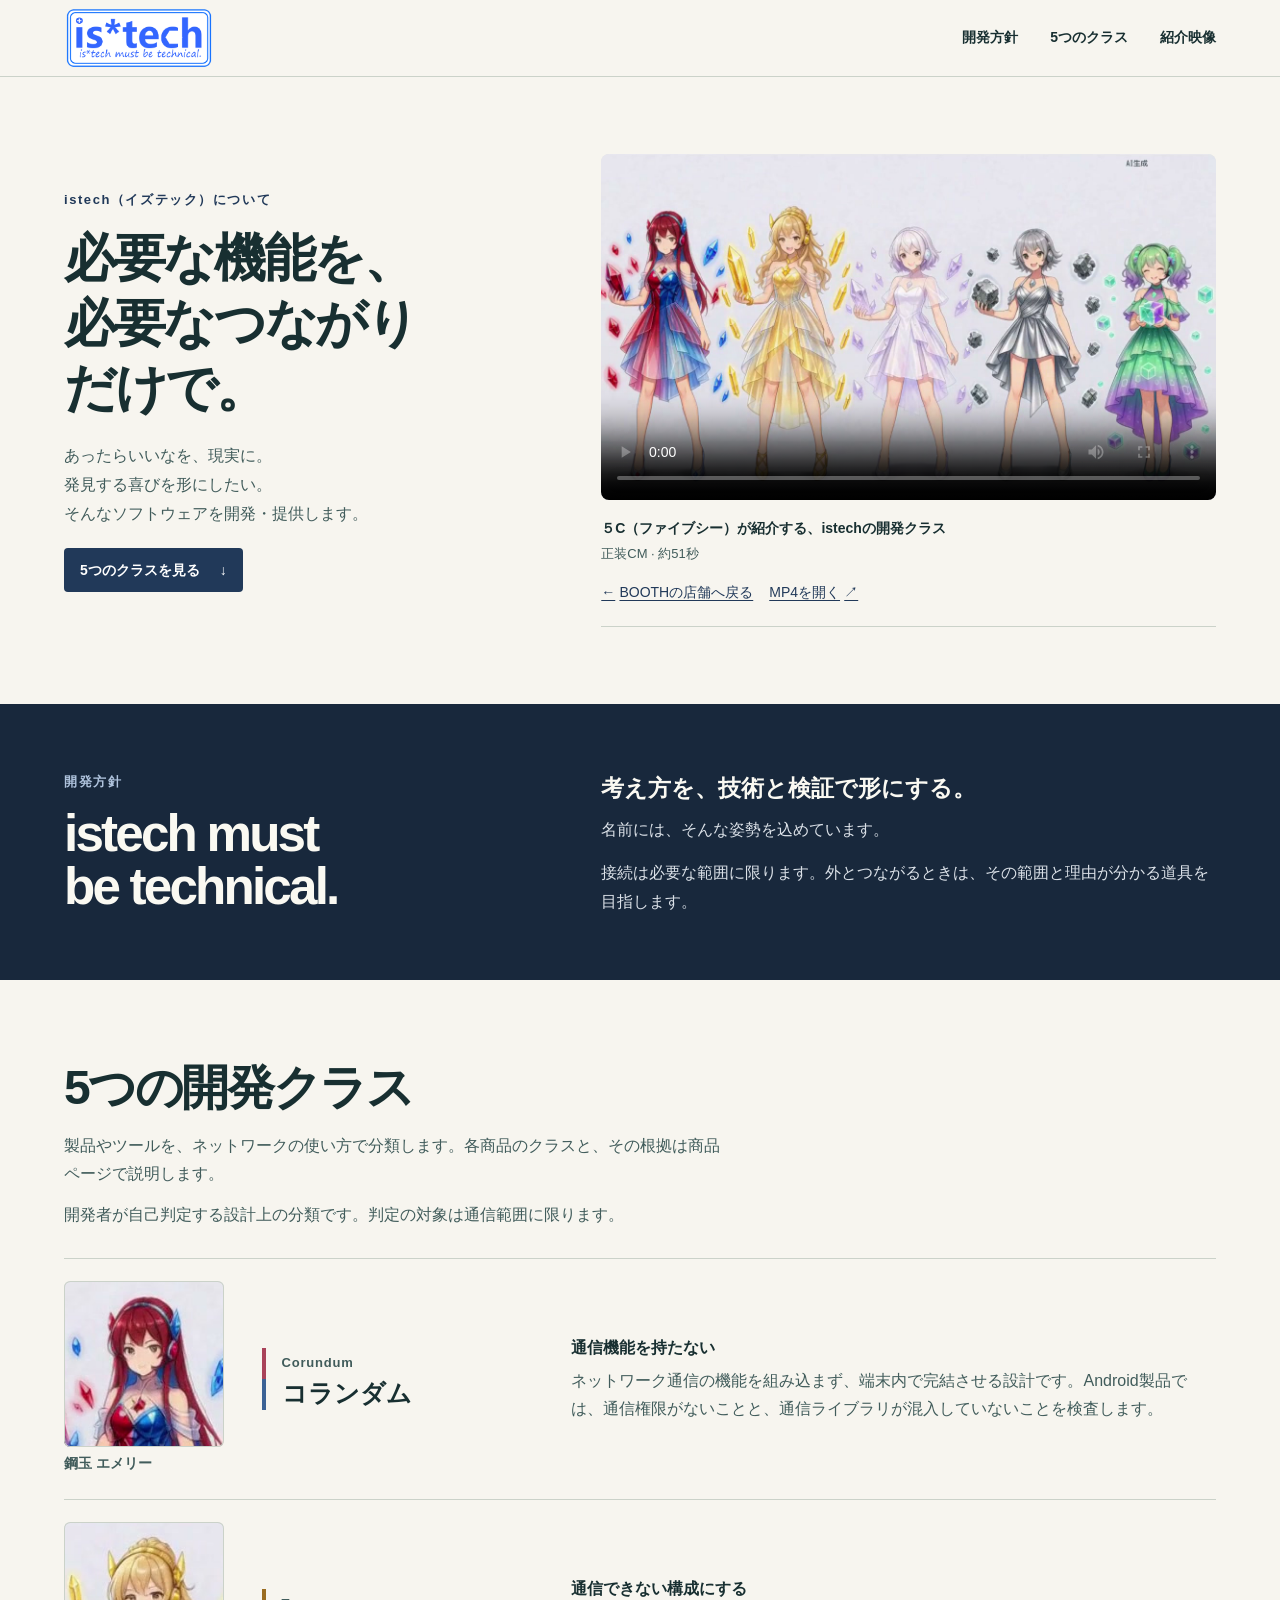
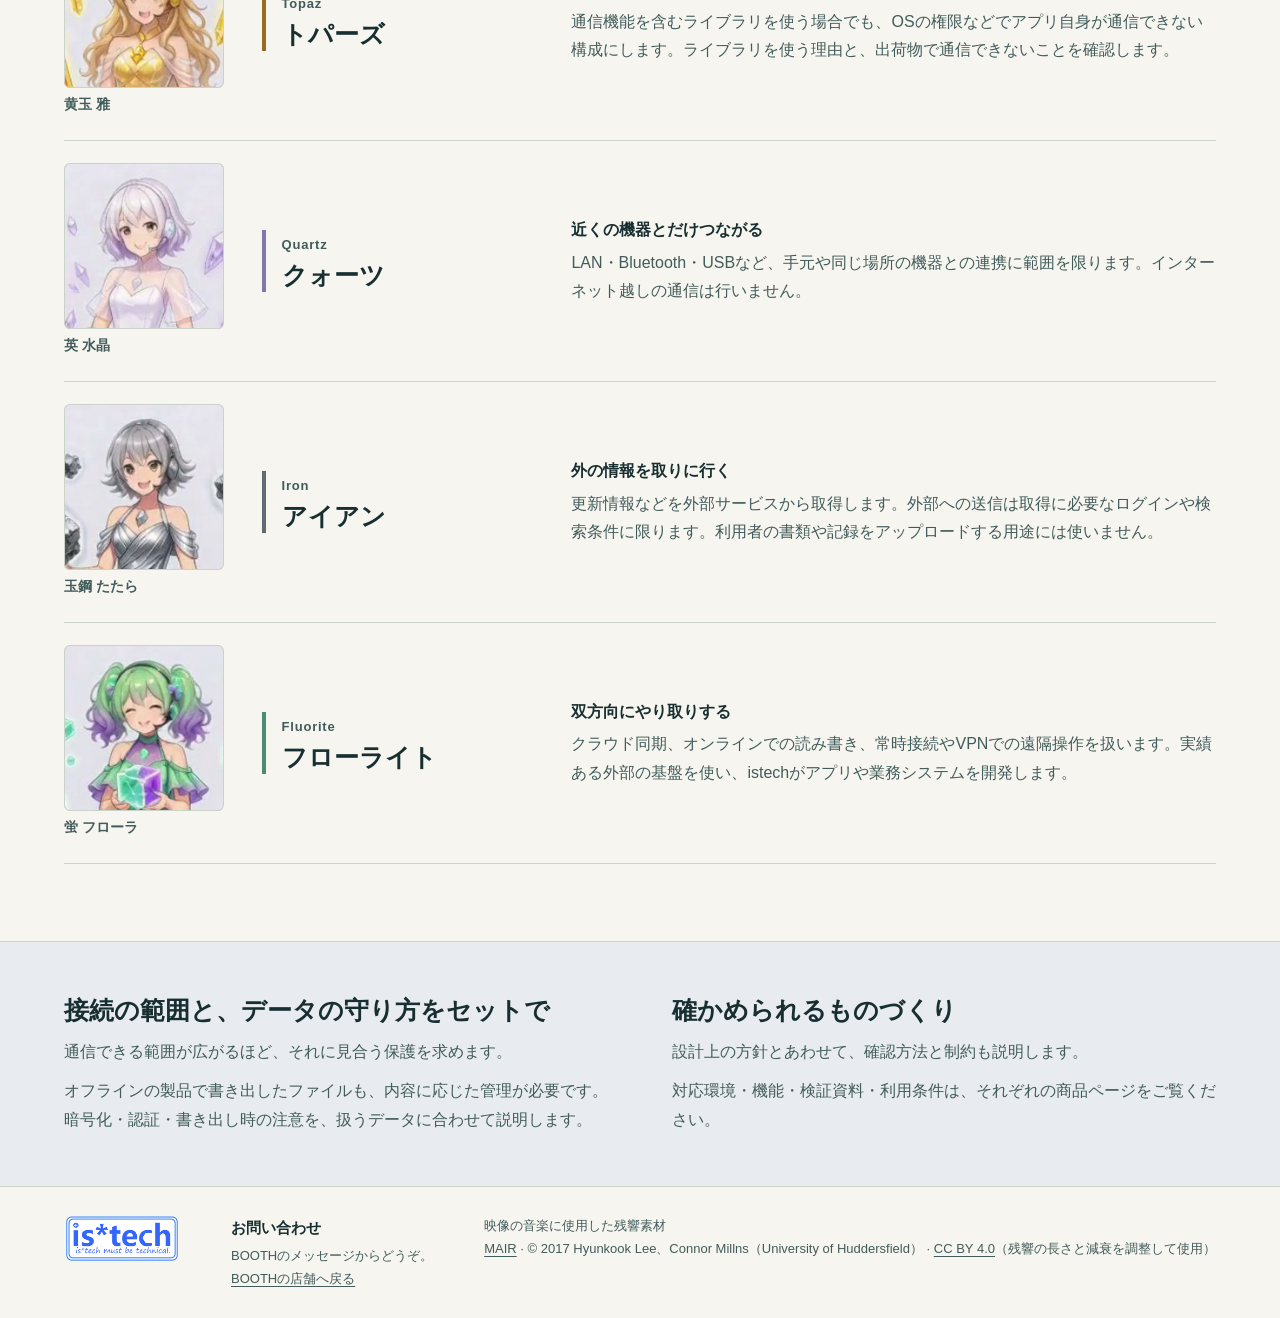
<file: index.html>
<!doctype html>
<html lang="ja">
<head>
  <meta charset="utf-8">
  <meta name="viewport" content="width=device-width, initial-scale=1">
  <meta name="description" content="istechの開発方針と、アプリの通信範囲を示す5つのクラスをご紹介します。">
  <meta name="theme-color" content="#f7f5ef">
  <title>開発方針と5つのクラス｜istech</title>
  <link rel="stylesheet" href="styles.css">
</head>
<body>
  <a class="skip-link" href="#main">本文へ</a>
  <header class="site-header" id="top">
    <div class="wrap header-inner">
      <a class="brand" href="#top" aria-label="istech ページ先頭">
        <img src="assets/istech-logo.png" alt="" width="909" height="388">
      </a>
      <nav aria-label="ページ内メニュー">
        <a href="#policy">開発方針</a>
        <a href="#classes">5つのクラス</a>
        <a href="#film">紹介映像</a>
      </nav>
    </div>
  </header>

  <main id="main">
    <section class="hero wrap" aria-labelledby="hero-title">
      <div class="hero-copy">
        <p class="label">istech（イズテック）について</p>
        <h1 id="hero-title"><span>必要な機能を、</span><span>必要なつながり</span><span>だけで。</span></h1>
        <p class="hero-intro">あったらいいなを、現実に。<br>発見する喜びを形にしたい。<br>そんなソフトウェアを開発・提供します。</p>
        <a class="jump-link" href="#classes">5つのクラスを見る <span aria-hidden="true">↓</span></a>
      </div>
      <figure id="film" class="film">
        <video controls playsinline preload="metadata" width="1280" height="720"
          poster="assets/istech-class-intro-poster.jpg"
          aria-labelledby="film-caption" aria-describedby="film-duration">
          <source src="assets/istech-class-intro.mp4" type="video/mp4">
        </video>
        <figcaption>
          <div>
            <strong id="film-caption">５C（ファイブシー）が紹介する、istechの開発クラス</strong>
            <span id="film-duration">正装CM · 約51秒</span>
          </div>
          <div class="film-links">
            <a href="https://istech.booth.pm/"><span aria-hidden="true">←</span> BOOTHの店舗へ戻る</a>
            <a href="assets/istech-class-intro.mp4">MP4を開く<span aria-hidden="true">↗</span></a>
          </div>
        </figcaption>
      </figure>
    </section>

    <section class="policy" id="policy" aria-labelledby="policy-title">
      <div class="wrap policy-inner">
        <div>
          <p class="label">開発方針</p>
          <h2 id="policy-title" lang="en">istech must<br>be technical.</h2>
        </div>
        <div class="policy-copy">
          <h3>考え方を、技術と検証で形にする。</h3>
          <p>名前には、そんな姿勢を込めています。</p>
          <p>接続は必要な範囲に限ります。外とつながるときは、その範囲と理由が分かる道具を目指します。</p>
        </div>
      </div>
    </section>

    <section class="classes wrap" id="classes" aria-labelledby="classes-title">
      <header class="classes-intro">
        <h2 id="classes-title">5つの開発クラス</h2>
        <p>製品やツールを、ネットワークの使い方で分類します。各商品のクラスと、その根拠は商品ページで説明します。</p>
        <p>開発者が自己判定する設計上の分類です。判定の対象は通信範囲に限ります。</p>
      </header>
      <ul class="class-list">
        <li class="class-row corundum">
          <figure class="class-portrait">
            <div class="portrait-image" aria-hidden="true"></div>
            <figcaption>鋼玉 エメリー</figcaption>
          </figure>
          <div class="class-name"><span lang="en">Corundum</span><h3>コランダム</h3></div>
          <div class="class-description">
            <p class="class-summary">通信機能を持たない</p>
            <p>ネットワーク通信の機能を組み込まず、端末内で完結させる設計です。Android製品では、通信権限がないことと、通信ライブラリが混入していないことを検査します。</p>
          </div>
        </li>
        <li class="class-row topaz">
          <figure class="class-portrait">
            <div class="portrait-image" aria-hidden="true"></div>
            <figcaption>黄玉 雅</figcaption>
          </figure>
          <div class="class-name"><span lang="en">Topaz</span><h3>トパーズ</h3></div>
          <div class="class-description">
            <p class="class-summary">通信できない構成にする</p>
            <p>通信機能を含むライブラリを使う場合でも、OSの権限などでアプリ自身が通信できない構成にします。ライブラリを使う理由と、出荷物で通信できないことを確認します。</p>
          </div>
        </li>
        <li class="class-row quartz">
          <figure class="class-portrait">
            <div class="portrait-image" aria-hidden="true"></div>
            <figcaption>英 水晶</figcaption>
          </figure>
          <div class="class-name"><span lang="en">Quartz</span><h3>クォーツ</h3></div>
          <div class="class-description">
            <p class="class-summary">近くの機器とだけつながる</p>
            <p>LAN・Bluetooth・USBなど、手元や同じ場所の機器との連携に範囲を限ります。インターネット越しの通信は行いません。</p>
          </div>
        </li>
        <li class="class-row iron">
          <figure class="class-portrait">
            <div class="portrait-image" aria-hidden="true"></div>
            <figcaption>玉鋼 たたら</figcaption>
          </figure>
          <div class="class-name"><span lang="en">Iron</span><h3>アイアン</h3></div>
          <div class="class-description">
            <p class="class-summary">外の情報を取りに行く</p>
            <p>更新情報などを外部サービスから取得します。外部への送信は取得に必要なログインや検索条件に限ります。利用者の書類や記録をアップロードする用途には使いません。</p>
          </div>
        </li>
        <li class="class-row fluorite">
          <figure class="class-portrait">
            <div class="portrait-image" aria-hidden="true"></div>
            <figcaption>蛍 フローラ</figcaption>
          </figure>
          <div class="class-name"><span lang="en">Fluorite</span><h3>フローライト</h3></div>
          <div class="class-description">
            <p class="class-summary">双方向にやり取りする</p>
            <p>クラウド同期、オンラインでの読み書き、常時接続やVPNでの遠隔操作を扱います。実績ある外部の基盤を使い、istechがアプリや業務システムを開発します。</p>
          </div>
        </li>
      </ul>
    </section>

    <div class="product-notes">
      <div class="wrap product-notes-inner">
        <section aria-labelledby="data-protection-title">
          <h2 id="data-protection-title">接続の範囲と、データの守り方をセットで</h2>
          <p>通信できる範囲が広がるほど、それに見合う保護を求めます。</p>
          <p>オフラインの製品で書き出したファイルも、内容に応じた管理が必要です。暗号化・認証・書き出し時の注意を、扱うデータに合わせて説明します。</p>
        </section>
        <section aria-labelledby="verification-title">
          <h2 id="verification-title">確かめられるものづくり</h2>
          <p>設計上の方針とあわせて、確認方法と制約も説明します。</p>
          <p>対応環境・機能・検証資料・利用条件は、それぞれの商品ページをご覧ください。</p>
        </section>
      </div>
    </div>
  </main>

  <footer class="site-footer">
    <div class="wrap footer-inner">
      <a class="brand" href="#top" aria-label="istech ページ先頭">
        <img src="assets/istech-logo.png" alt="" width="909" height="388">
      </a>
      <div class="contact">
        <h2>お問い合わせ</h2>
        <p>BOOTHのメッセージからどうぞ。</p>
        <p><a href="https://istech.booth.pm/">BOOTHの店舗へ戻る</a></p>
      </div>
      <p>映像の音楽に使用した残響素材<br>
        <a href="https://zenodo.org/records/2639677">MAIR</a>
        · © 2017 Hyunkook Lee、Connor Millns（University of Huddersfield）
        · <a href="https://creativecommons.org/licenses/by/4.0/deed.ja">CC BY 4.0</a>（残響の長さと減衰を調整して使用）
      </p>
    </div>
  </footer>
</body>
</html>
</file>
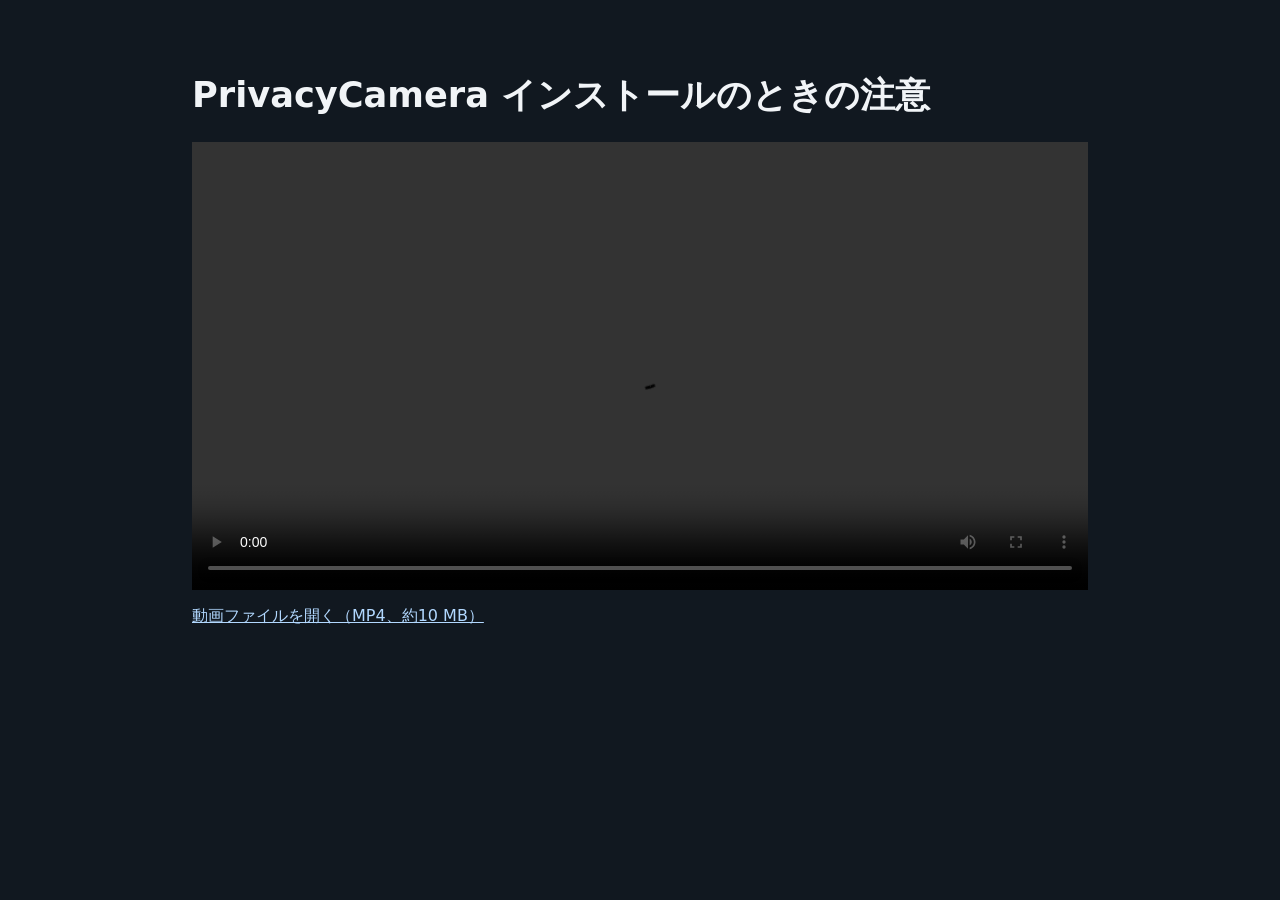
<file: privacycamera-install-notice/index.html>
<!doctype html>
<html lang="ja">
<head>
  <meta charset="utf-8">
  <meta name="viewport" content="width=device-width, initial-scale=1">
  <title>PrivacyCamera インストールのときの注意 | istech</title>
  <style>
    body { margin: 0; background: #111820; color: #f1f4f7; font-family: system-ui, sans-serif; }
    main { max-width: 56rem; margin: auto; padding: clamp(1rem, 4vw, 3rem); }
    h1 { font-size: clamp(1.4rem, 4vw, 2.2rem); }
    video { display: block; width: 100%; max-height: 75vh; background: #080b10; }
    a { color: #b2d8ff; }
  </style>
</head>
<body>
  <main>
    <h1>PrivacyCamera インストールのときの注意</h1>
    <video controls playsinline preload="metadata" aria-label="PrivacyCamera インストールのときの注意">
      <source src="privacycamera-install-notice.mp4" type="video/mp4">
    </video>
    <p><a href="privacycamera-install-notice.mp4">動画ファイルを開く（MP4、約10 MB）</a></p>
  </main>
</body>
</html>
</file>
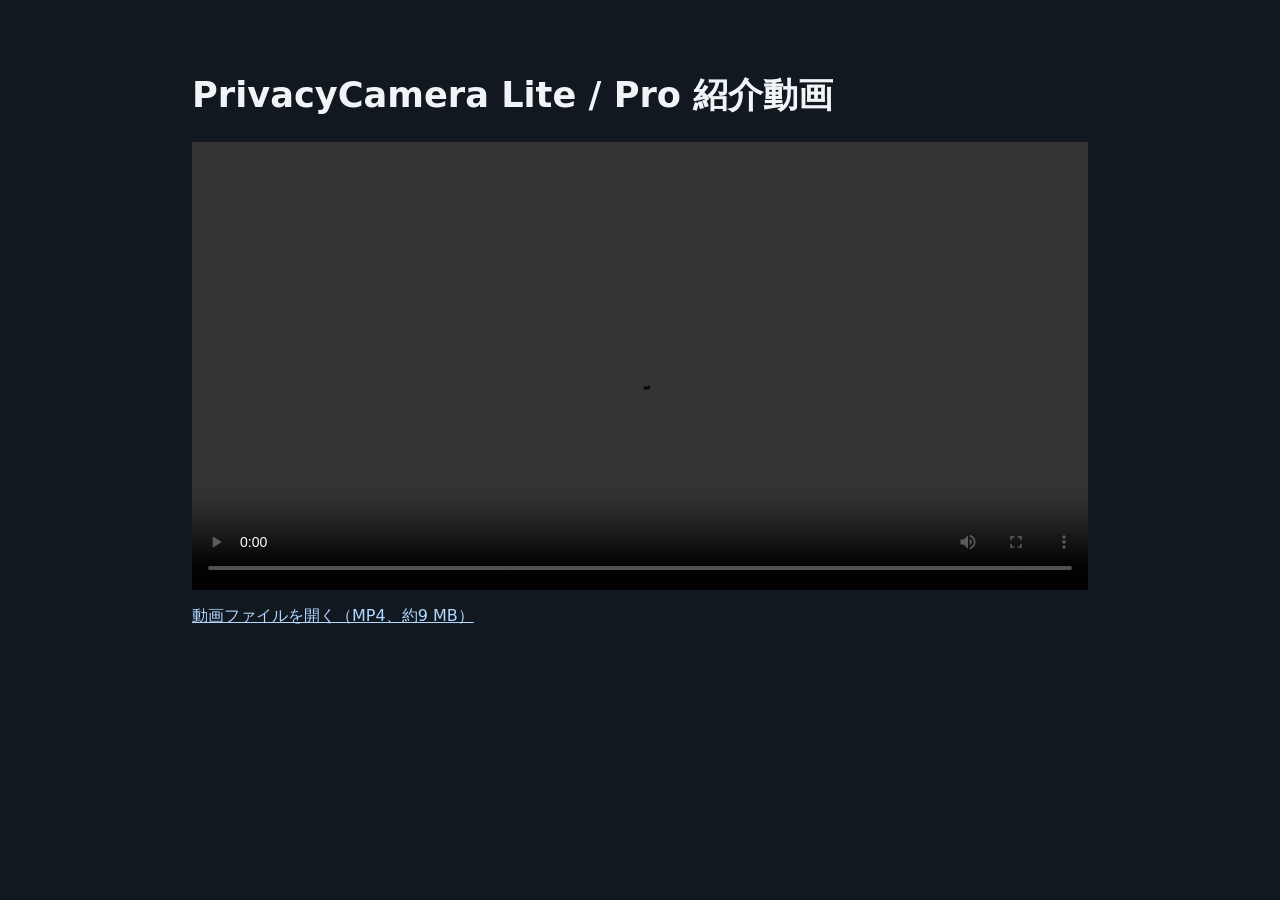
<file: privacycamera-lite-cm/index.html>
<!doctype html>
<html lang="ja">
<head>
  <meta charset="utf-8">
  <meta name="viewport" content="width=device-width, initial-scale=1">
  <title>PrivacyCamera Lite / Pro 紹介動画 | istech</title>
  <style>
    body { margin: 0; background: #111820; color: #f1f4f7; font-family: system-ui, sans-serif; }
    main { max-width: 56rem; margin: auto; padding: clamp(1rem, 4vw, 3rem); }
    h1 { font-size: clamp(1.4rem, 4vw, 2.2rem); }
    video { display: block; width: 100%; max-height: 75vh; background: #080b10; }
    a { color: #b2d8ff; }
  </style>
</head>
<body>
  <main>
    <h1>PrivacyCamera Lite / Pro 紹介動画</h1>
    <video controls playsinline preload="metadata" aria-label="PrivacyCamera Lite / Pro 紹介動画">
      <source src="privacycamera-lite-cm.mp4" type="video/mp4">
    </video>
    <p><a href="privacycamera-lite-cm.mp4">動画ファイルを開く（MP4、約9 MB）</a></p>
  </main>
</body>
</html>
</file>
<file: styles.css>
:root {
  color-scheme: light;
  --paper: #f7f5ef;
  --ink: #182f31;
  --secondary: #415c5b;
  --rule: #cbd2c9;
  --accent: #213959;
  --edge: clamp(1.25rem, 5vw, 5rem);
  font-family: Inter, "Hiragino Kaku Gothic ProN", "Yu Gothic", Meiryo, sans-serif;
  background: var(--paper);
  color: var(--ink);
}

*, *::before, *::after { box-sizing: border-box; }
body { margin: 0; line-height: 1.8; }
h1, h2, h3, p, figure { margin: 0; }
a { color: inherit; text-underline-offset: 0.23em; }
a:hover { text-decoration-thickness: 0.12em; }
:focus-visible { outline: 3px solid #193d6c; outline-offset: 4px; }
[id] { scroll-margin-top: 1.25rem; }
.wrap { width: min(100% - 2 * var(--edge), 80rem); margin-inline: auto; }

.skip-link {
  position: absolute;
  inset-block-start: 0.5rem;
  inset-inline-start: 1rem;
  z-index: 1;
  transform: translateY(-200%);
  background: white;
  padding: 0.5rem 1rem;
}
.skip-link:focus { transform: none; }
.site-header { border-bottom: 1px solid var(--rule); }
.header-inner {
  min-height: 4.75rem;
  display: flex;
  align-items: center;
  justify-content: space-between;
  gap: 0.5rem 2rem;
}
.brand {
  display: block;
  flex-shrink: 0;
  inline-size: clamp(8rem, 12vw, 9.375rem);
}
.brand img { display: block; inline-size: 100%; block-size: auto; }
nav { display: flex; gap: 0.25rem clamp(0.75rem, 2.8vw, 2rem); flex-wrap: wrap; }
nav a { padding-block: 0.5rem; font-size: 0.875rem; font-weight: 700; text-decoration: none; }
nav a:hover { text-decoration: underline; }

.hero {
  display: grid;
  grid-template-columns: minmax(0, 0.87fr) minmax(0, 1.13fr);
  align-items: center;
  gap: clamp(1.75rem, 5vw, 5rem);
  padding-block: clamp(2.5rem, 6vw, 6rem);
}
.label {
  font-size: 0.8125rem;
  font-weight: 700;
  letter-spacing: 0.12em;
  color: var(--accent);
}
.hero h1 {
  font-size: clamp(2.375rem, 4.1vw, 4.25rem);
  line-height: 1.24;
  letter-spacing: -0.045em;
  font-weight: 800;
  margin-block: 0.25em 0.42em;
}
.hero h1 span { display: block; }
.hero-intro { max-width: 31em; color: var(--secondary); }
.jump-link {
  display: inline-flex;
  align-items: center;
  gap: 1.25rem;
  min-height: 2.75rem;
  padding: 0.3rem 1rem;
  margin-top: 1.25rem;
  background: var(--accent);
  border-radius: 0.25rem;
  color: white;
  font-weight: 700;
  font-size: 0.875rem;
  text-decoration: none;
}
.jump-link:hover { background: #172c47; }
.film { min-width: 0; }
.film video {
  display: block;
  width: 100%;
  height: auto;
  aspect-ratio: 16 / 9;
  background: #e7e8e3;
  border-radius: 0.5rem;
}
.film figcaption {
  margin-top: 0.7rem;
  padding-block: 0.35rem 0.7rem;
  border-bottom: 1px solid var(--rule);
  display: flex;
  align-items: baseline;
  justify-content: space-between;
  flex-wrap: wrap;
  gap: 0.35rem 1rem;
  font-size: 0.875rem;
}
.film figcaption span#film-duration { display: block; color: var(--secondary); font-size: 0.8125rem; }
.film-links { display: flex; flex-wrap: wrap; gap: 0 1rem; }
.film-links a {
  display: inline-flex;
  align-items: center;
  gap: 0.3em;
  min-height: 2.75rem;
  color: var(--accent);
  white-space: nowrap;
}

.policy { background: #18283c; color: #faf9f2; }
.policy :focus-visible { outline-color: #b9cbe3; }
.policy-inner {
  display: grid;
  grid-template-columns: minmax(0, 0.87fr) minmax(0, 1.13fr);
  align-items: center;
  gap: clamp(1.25rem, 5vw, 5rem);
  padding-block: clamp(2.25rem, 5vw, 4rem);
}
.policy .label { color: #afc3dd; }
.policy h2 { font-size: clamp(2.25rem, 4vw, 3.75rem); letter-spacing: -0.055em; line-height: 1.03; margin-top: 0.28em; }
.policy h3 { font-size: clamp(1.125rem, 2vw, 1.45rem); margin-bottom: 0.45rem; }
.policy-copy p { color: #dbe1e8; max-width: 42em; }
.policy-copy p + p { margin-top: 0.85rem; }

.classes { padding-block: clamp(2.75rem, 6vw, 5.5rem); }
.classes h2 { font-size: clamp(1.8rem, 4vw, 3rem); letter-spacing: -0.05em; line-height: 1.3; }
.classes-intro p { max-width: 41em; color: var(--secondary); margin-top: 0.75rem; }
.class-list { list-style: none; padding: 0; margin: 1.75rem 0 0; border-top: 1px solid var(--rule); }
.class-row {
  --class-color: #527c70;
  display: grid;
  grid-template-columns: clamp(7.5rem, 13vw, 10rem) minmax(8rem, 0.42fr) minmax(0, 1fr);
  align-items: center;
  column-gap: clamp(1rem, 3vw, 3rem);
  padding-block: 1.4rem;
  border-bottom: 1px solid var(--rule);
}
.class-portrait figcaption {
  margin-top: 0.3rem;
  color: var(--secondary);
  font-size: 0.875rem;
  font-weight: 700;
}
.portrait-image {
  /* The 1280 × 720 CM poster supplies a 184 × 190 crop for each class. */
  aspect-ratio: 184 / 190;
  border-radius: 0.4rem;
  background-image: url("assets/istech-class-intro-poster.jpg");
  background-repeat: no-repeat;
  background-size: calc(100% * 1280 / 184) auto;
  background-position:
    calc(100% * var(--portrait-x) / (1280 - 184))
    calc(100% * var(--portrait-y) / (720 - 190));
  box-shadow: inset 0 0 0 1px var(--rule);
}
.corundum { --portrait-x: 44; --portrait-y: 100; }
.topaz { --portrait-x: 300; --portrait-y: 91; }
.quartz { --portrait-x: 558; --portrait-y: 134; }
.iron { --portrait-x: 809; --portrait-y: 138; }
.fluorite { --portrait-x: 1059; --portrait-y: 168; }
.class-name { padding-inline-start: 0.95rem; border-inline-start: 4px solid var(--class-color); }
.class-name span { color: var(--secondary); font-size: 0.8125rem; font-weight: 700; letter-spacing: 0.06em; }
.class-name h3 { font-size: clamp(1.2rem, 2.3vw, 1.55rem); line-height: 1.35; }
.class-description { max-width: 43em; color: var(--secondary); }
.class-summary { font-weight: 700; color: var(--ink); margin-bottom: 0.25rem; }
.corundum .class-name { border-image: linear-gradient(#a94259 50%, #3b6295 50%) 1; }
.topaz { --class-color: #9a6c21; }
.quartz { --class-color: #8376ad; }
.iron { --class-color: #616971; }
.fluorite { --class-color: #4b8b74; }

.product-notes { background: #e8ebf0; border-top: 1px solid var(--rule); }
.product-notes-inner {
  display: grid;
  grid-template-columns: repeat(2, minmax(0, 1fr));
  gap: clamp(1.5rem, 5vw, 4rem);
  padding-block: clamp(2rem, 4vw, 3.5rem);
}
.product-notes h2 { font-size: clamp(1.15rem, 2.2vw, 1.55rem); line-height: 1.45; }
.product-notes p { color: var(--secondary); margin-top: 0.6rem; }

.site-footer { border-top: 1px solid var(--rule); }
.footer-inner {
  display: flex;
  align-items: flex-start;
  justify-content: space-between;
  flex-wrap: wrap;
  gap: 1rem 3rem;
  padding-block: 1.7rem;
}
.footer-inner p { color: var(--secondary); font-size: 0.8125rem; }
.footer-inner .brand { inline-size: 7.25rem; }
.contact h2 { font-size: 0.9375rem; margin-bottom: 0.2rem; }

@media (max-width: 47rem) {
  .hero, .policy-inner, .product-notes-inner { grid-template-columns: minmax(0, 1fr); }
  .hero h1 { font-size: clamp(2.25rem, 8vw, 3.6rem); }
  .hero h1 span:nth-child(2), .hero h1 span:nth-child(3) { display: inline; }
  .hero h1 span { overflow-wrap: anywhere; }
  .class-row { grid-template-columns: 6.5rem minmax(0, 1fr); gap: 0.65rem 1rem; }
  .class-description { grid-column: 1 / -1; }
}

@media (max-width: 26rem) {
  .header-inner { align-items: flex-start; flex-direction: column; padding-block: 1rem 0.5rem; }
}
</file>
